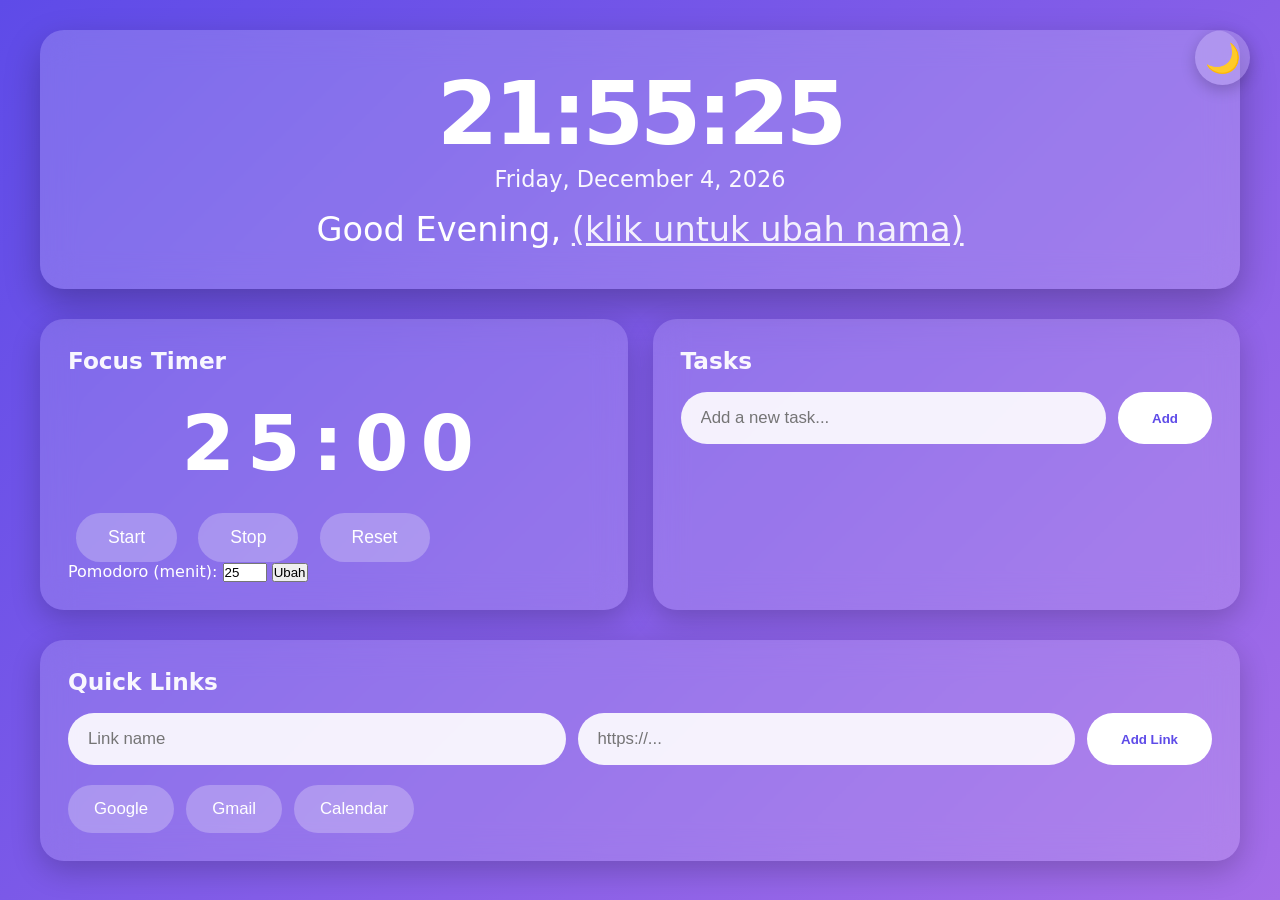
<file: index.html>
<!DOCTYPE html>
<html lang="id">
<head>
  <meta charset="UTF-8">
  <meta name="viewport" content="width=device-width, initial-scale=1.0">
  <title>To-Do Life Dashboard</title>
  <link rel="stylesheet" href="css/style.css">
</head>
<body>
  <div class="dashboard">

    <!-- TIME CARD -->
    <div class="time-card">
      <div id="time" class="time">00:00:00</div>
      <div id="date" class="date">Loading date...</div>
      <div class="greeting">
        <span id="greeting-text">Good Morning</span>, 
        <span id="user-name" onclick="editName()">(klik untuk ubah nama)</span>
      </div>
    </div>

    <div class="main-grid">
      <!-- Focus Timer -->
      <div class="card timer-card">
        <h2>Focus Timer</h2>
        <div id="timer" class="timer-display">25:00</div>
        <div class="timer-buttons">
          <button onclick="startTimer()">Start</button>
          <button onclick="pauseTimer()">Stop</button>
          <button onclick="resetTimer()">Reset</button>
        </div>
        <div class="custom-time">
          <label>Pomodoro (menit):</label>
          <input type="number" id="custom-minutes" value="25" min="1" max="60">
          <button onclick="changePomodoroTime()">Ubah</button>
        </div>
      </div>

      <!-- Tasks -->
      <div class="card tasks-card">
        <h2>Tasks</h2>
        <div class="add-task">
          <input type="text" id="task-input" placeholder="Add a new task...">
          <button onclick="addTask()">Add</button>
        </div>
        <ul id="task-list"></ul>
      </div>
    </div>

    <!-- Quick Links -->
    <div class="card quick-card">
      <h2>Quick Links</h2>
      <div class="add-link">
        <input type="text" id="link-name" placeholder="Link name">
        <input type="text" id="link-url" placeholder="https://...">
        <button onclick="addQuickLink()">Add Link</button>
      </div>
      <div id="links-container" class="links-container"></div>
    </div>

  </div>

  <!-- CUSTOM MODAL ESTETIK -->
  <div id="modal" class="modal">
    <div class="modal-content">
      <h3 id="modal-title"></h3>
      <input type="text" id="modal-input" placeholder="Ketik di sini...">
      <div class="modal-buttons">
        <button onclick="hideModal()" class="cancel-btn">Batal</button>
        <button id="modal-confirm-btn" onclick=""></button>
      </div>
    </div>
  </div>

  <button id="theme-toggle" onclick="toggleTheme()">🌙</button>

  <script src="js/app.js"></script>
</body>
</html>
</file>
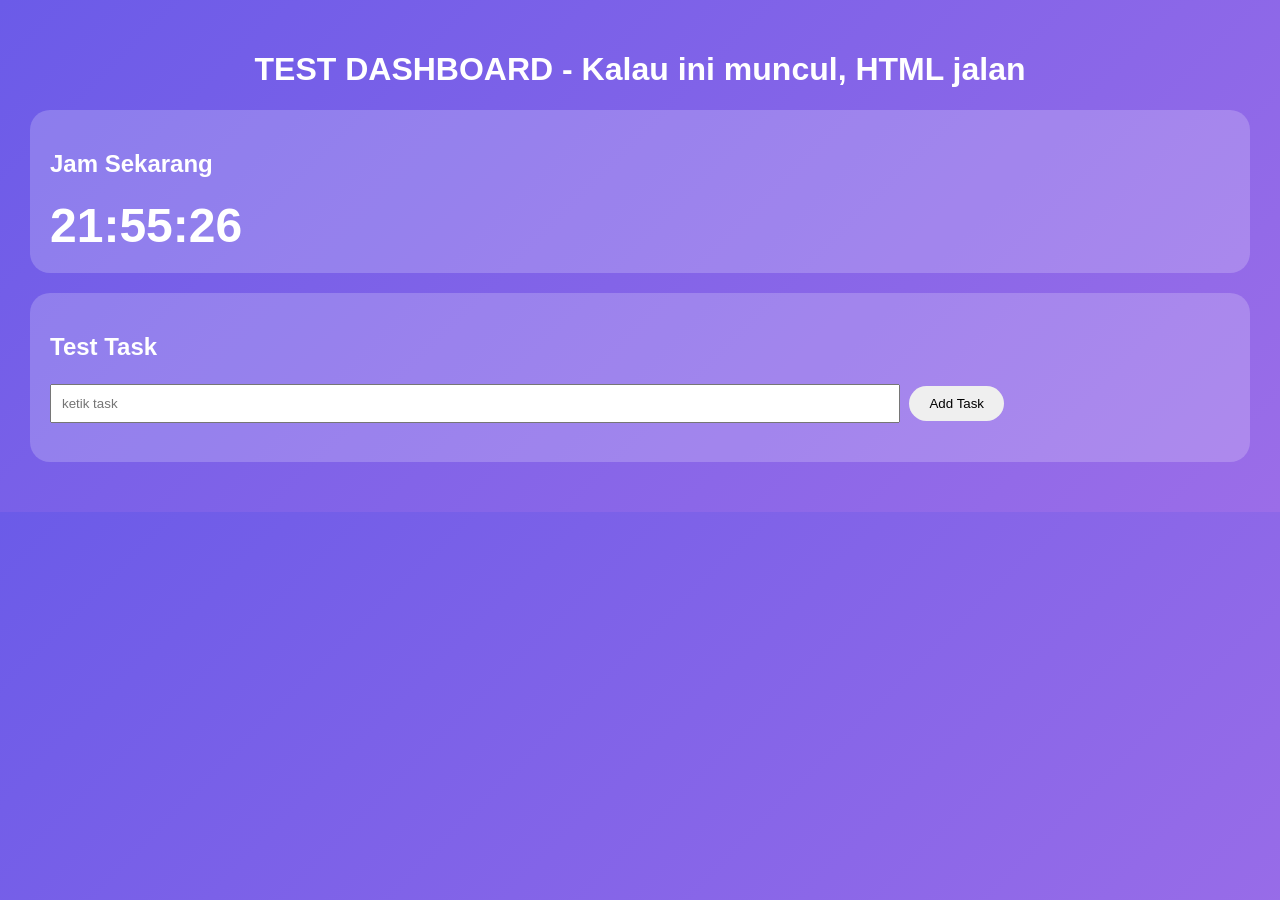
<file: test.html>
<!DOCTYPE html>
<html lang="id">
<head>
  <meta charset="UTF-8">
  <meta name="viewport" content="width=device-width, initial-scale=1.0">
  <title>TEST DASHBOARD</title>
  <style>
    body { font-family: Arial; background: linear-gradient(135deg, #6b5be8, #9b6de8); color: white; padding: 30px; margin:0; }
    h1 { text-align:center; }
    .card { background:rgba(255,255,255,0.2); padding:20px; border-radius:20px; margin:20px 0; }
    button { padding:10px 20px; margin:5px; border-radius:50px; border:none; cursor:pointer; }
  </style>
</head>
<body>
  <h1>TEST DASHBOARD - Kalau ini muncul, HTML jalan</h1>
  
  <div class="card">
    <h2>Jam Sekarang</h2>
    <div id="time" style="font-size:3rem; font-weight:bold;">00:00:00</div>
  </div>

  <div class="card">
    <h2>Test Task</h2>
    <input id="task-input" placeholder="ketik task" style="padding:10px; width:70%;">
    <button onclick="addTestTask()">Add Task</button>
    <ul id="task-list"></ul>
  </div>

  <script>
    console.log("✅ JS BERHASIL DI-LOAD!");

    // Jam jalan
    function updateTime() {
      const now = new Date();
      const timeStr = `${String(now.getHours()).padStart(2,'0')}:${String(now.getMinutes()).padStart(2,'0')}:${String(now.getSeconds()).padStart(2,'0')}`;
      document.getElementById('time').textContent = timeStr;
    }
    setInterval(updateTime, 1000);
    updateTime();

    // Test task
    let tasks = [];
    function addTestTask() {
      const input = document.getElementById('task-input');
      if (!input.value) return;
      tasks.push(input.value);
      renderTasks();
      input.value = '';
    }
    function renderTasks() {
      const list = document.getElementById('task-list');
      list.innerHTML = tasks.map(t => `<li>✅ ${t}</li>`).join('');
    }

    alert("🎉 JS BERHASIL JALAN! Kalau alert ini muncul + jam berjalan, berarti masalahnya cuma di file terpisah.");
  </script>
</body>
</html>
</file>
<file: css/style.css>
* {
  margin: 0;
  padding: 0;
  box-sizing: border-box;
}

body {
  font-family: 'Segoe UI', system-ui, sans-serif;
  background: linear-gradient(135deg, #5e4be8, #a46de8);
  color: white;
  min-height: 100vh;
  padding: 30px 20px;
  transition: background 0.4s ease;
}

.dark body {
  background: linear-gradient(135deg, #1a1a2e, #2a2a40);
}

/* Container Utama */
.dashboard {
  max-width: 1200px;
  margin: 0 auto;
}

/* TIME CARD (besar & elegan) */
.time-card {
  background: rgba(255,255,255,0.18);
  backdrop-filter: blur(16px);
  border-radius: 24px;
  padding: 40px 30px;
  text-align: center;
  margin-bottom: 30px;
  box-shadow: 0 15px 35px rgba(0,0,0,0.25);
}

.time {
  font-size: 5.5rem;
  font-weight: 700;
  letter-spacing: -4px;
  line-height: 1;
}

.date {
  font-size: 1.4rem;
  margin: 8px 0 18px;
  opacity: 0.95;
}

.greeting {
  font-size: 2.1rem;
  font-weight: 500;
}

#user-name {
  cursor: pointer;
  text-decoration: underline;
  opacity: 0.9;
}

/* Theme Toggle */
#theme-toggle {
  position: fixed;
  top: 30px;
  right: 30px;
  background: rgba(255,255,255,0.2);
  border: none;
  width: 55px;
  height: 55px;
  border-radius: 50%;
  font-size: 1.8rem;
  cursor: pointer;
  box-shadow: 0 5px 15px rgba(0,0,0,0.2);
  z-index: 100;
}

/* Grid Timer + Tasks */
.main-grid {
  display: grid;
  grid-template-columns: 1fr 1fr;
  gap: 25px;
  margin-bottom: 30px;
}

.card {
  background: rgba(255,255,255,0.15);
  backdrop-filter: blur(16px);
  border-radius: 24px;
  padding: 28px;
  box-shadow: 0 10px 30px rgba(0,0,0,0.2);
  transition: transform 0.2s;
}

.card:hover {
  transform: translateY(-4px);
}

.dark .card {
  background: rgba(255,255,255,0.08);
}

h2 {
  margin-bottom: 18px;
  font-size: 1.45rem;
  opacity: 0.95;
}

/* Timer */
.timer-display {
  font-size: 4.8rem;
  font-weight: 700;
  text-align: center;
  margin: 25px 0;
  letter-spacing: 12px;
}

.timer-buttons button {
  padding: 14px 32px;
  margin: 0 8px;
  border: none;
  border-radius: 50px;
  background: rgba(255,255,255,0.25);
  color: white;
  font-size: 1.1rem;
  cursor: pointer;
}

/* Tasks & Quick Links */
.add-task, .add-link {
  display: flex;
  gap: 12px;
  margin-bottom: 20px;
}

.add-task input, .add-link input {
  flex: 1;
  padding: 16px 20px;
  border: none;
  border-radius: 50px;
  background: rgba(255,255,255,0.9);
  color: #222;
  font-size: 1.05rem;
}

.add-task button, .add-link button {
  padding: 0 34px;
  background: #fff;
  color: #5e4be8;
  border: none;
  border-radius: 50px;
  font-weight: bold;
  cursor: pointer;
}

#task-list {
  list-style: none;
  max-height: 340px;
  overflow-y: auto;
}

#task-list li {
  display: flex;
  align-items: center;
  padding: 14px 0;
  border-bottom: 1px solid rgba(255,255,255,0.15);
}

#task-list li:last-child {
  border: none;
}

.task-text.done {
  text-decoration: line-through;
  opacity: 0.6;
}

/* Quick Links */
.links-container {
  display: flex;
  flex-wrap: wrap;
  gap: 12px;
}

.links-container button {
  padding: 14px 26px;
  background: rgba(255,255,255,0.25);
  border: none;
  border-radius: 50px;
  color: white;
  font-size: 1.05rem;
  cursor: pointer;
}

/* Responsive */
@media (max-width: 768px) {
  .main-grid { grid-template-columns: 1fr; }
  .time { font-size: 4rem; }
}

/* ============== TASK LIST - TOMBOL KANAN ============== */
#task-list li {
  display: flex;
  align-items: center;
  padding: 14px 0;
  border-bottom: 1px solid rgba(255,255,255,0.15);
}

#task-list li:last-child {
  border: none;
}

#task-list .task-content {
  flex: 1;
  display: flex;
  align-items: center;
}

#task-list input[type="checkbox"] {
  margin-right: 12px;
  transform: scale(1.3);
}

.task-text {
  flex: 1;
  font-size: 1.1rem;
}

.task-text.done {
  text-decoration: line-through;
  opacity: 0.6;
}

.task-buttons {
  display: flex;
  gap: 8px;
}

.task-buttons button {
  background: rgba(255,255,255,0.25);
  border: none;
  width: 38px;
  height: 38px;
  border-radius: 50%;
  font-size: 1.1rem;
  cursor: pointer;
  display: flex;
  align-items: center;
  justify-content: center;
}

/* ============== CUSTOM MODAL ESTETIK ============== */
.modal {
  display: none;
  position: fixed;
  top: 0; left: 0;
  width: 100%; height: 100%;
  background: rgba(0,0,0,0.6);
  backdrop-filter: blur(8px);
  align-items: center;
  justify-content: center;
  z-index: 1000;
}

.modal-content {
  background: rgba(255,255,255,0.15);
  backdrop-filter: blur(16px);
  border-radius: 20px;
  padding: 30px 35px;
  width: 90%;
  max-width: 420px;
  text-align: center;
  box-shadow: 0 20px 40px rgba(0,0,0,0.3);
  animation: modalPop 0.3s ease;
}

@keyframes modalPop {
  from { transform: scale(0.8); opacity: 0; }
  to { transform: scale(1); opacity: 1; }
}

.modal h3 {
  margin-bottom: 20px;
  font-size: 1.4rem;
}

#modal-input {
  width: 100%;
  padding: 16px;
  border: none;
  border-radius: 50px;
  background: rgba(255,255,255,0.9);
  color: #222;
  font-size: 1.1rem;
  margin-bottom: 25px;
}

.modal-buttons {
  display: flex;
  gap: 12px;
  justify-content: center;
}

.modal-buttons button {
  padding: 14px 32px;
  border: none;
  border-radius: 50px;
  font-size: 1.05rem;
  cursor: pointer;
}

.cancel-btn {
  background: rgba(255,255,255,0.3);
  color: white;
}

#modal-confirm-btn {
  background: #fff;
  color: #5e4be8;
  font-weight: bold;
}
</file>
